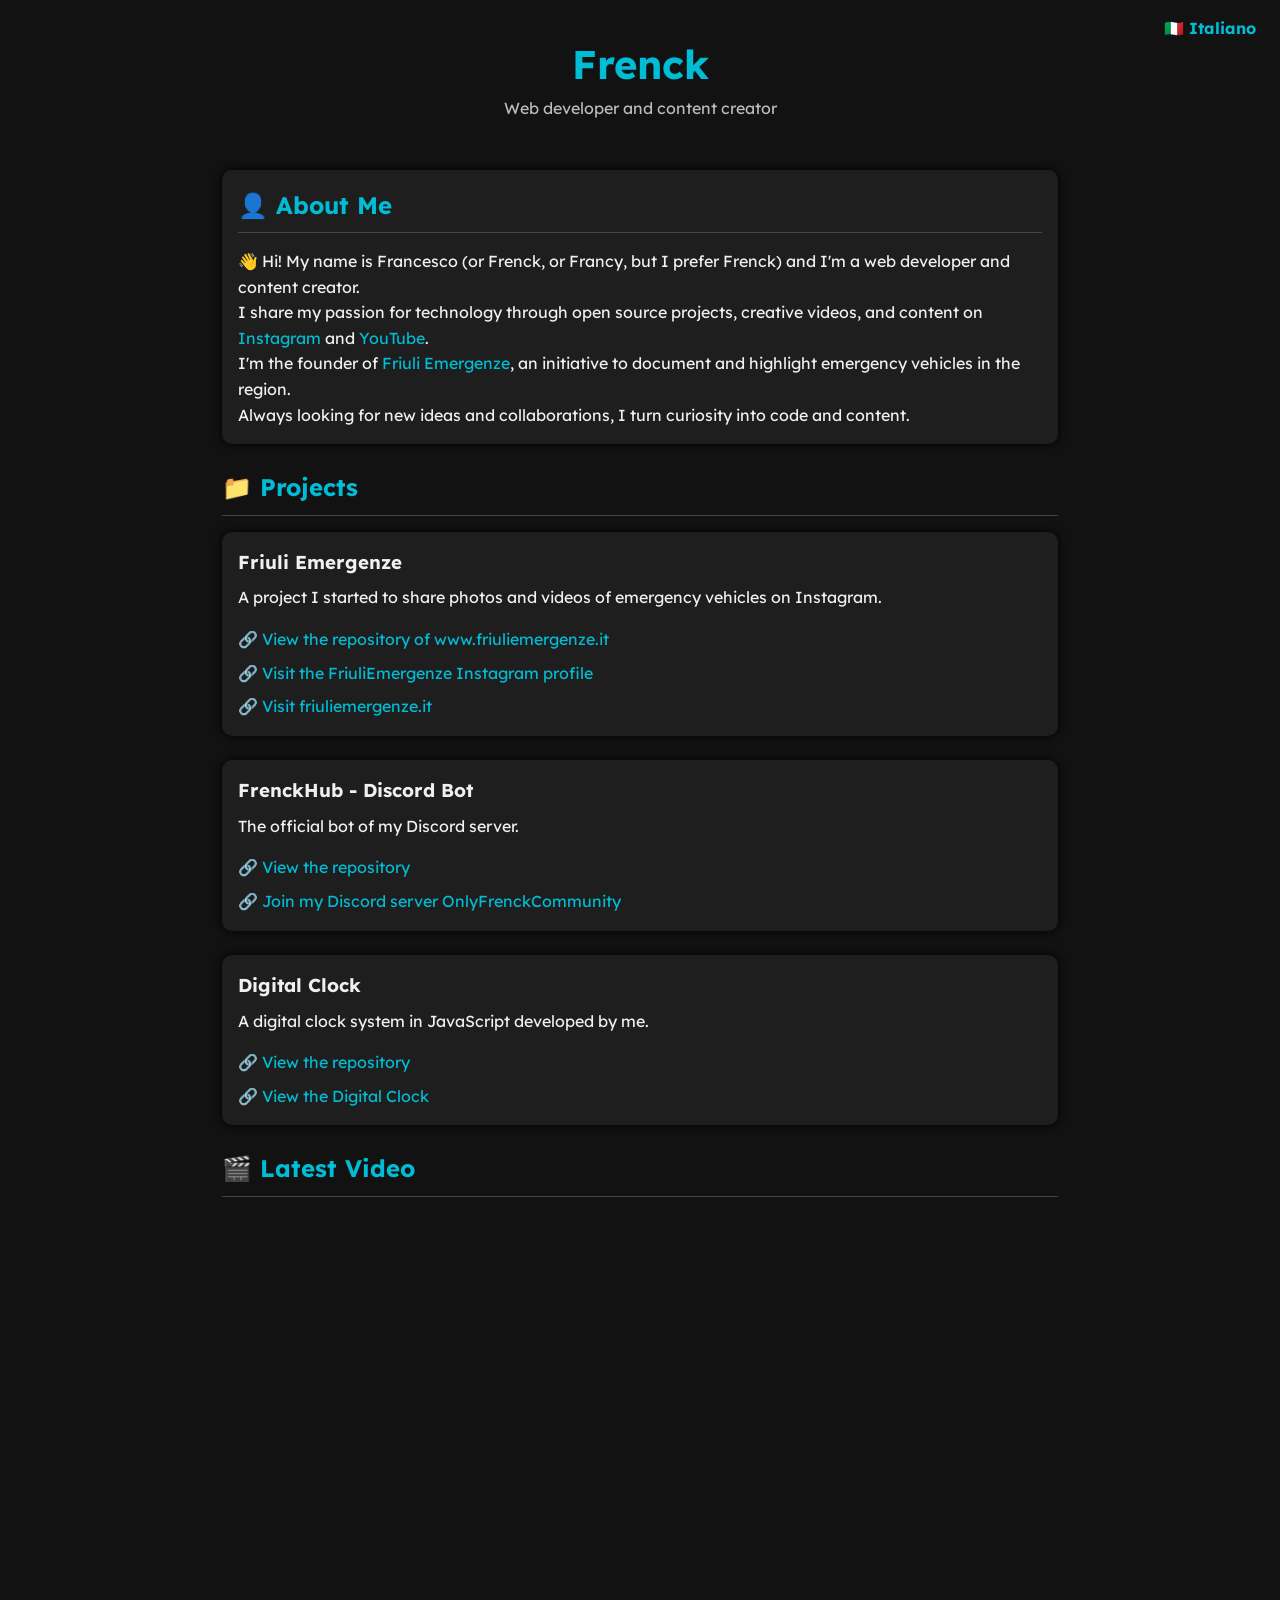
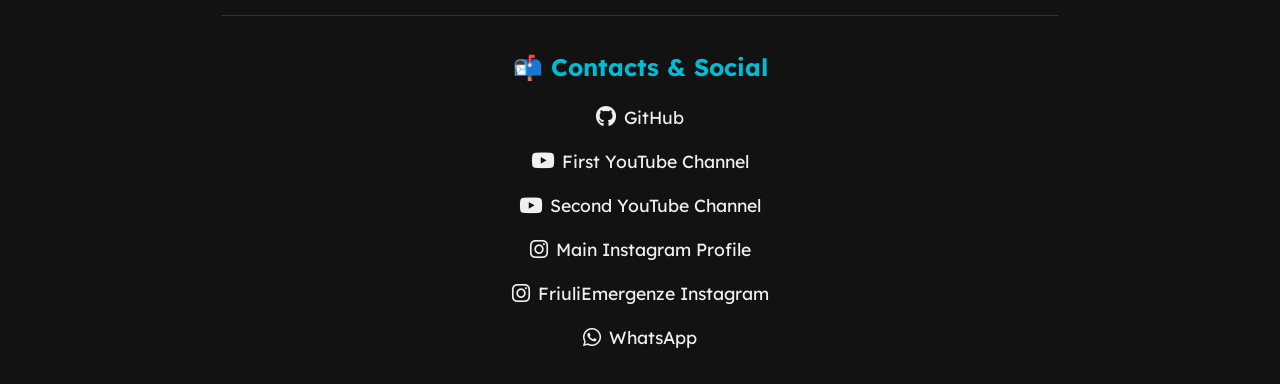
<file: en/index.html>
<!DOCTYPE html>
<html lang="en">
<head>
  <meta charset="UTF-8" />
  <meta name="viewport" content="width=device-width, initial-scale=1.0" />
  <title>Frenck</title>
  <link rel="shortcut icon" href="/logoc.png" type="image/x-icon">
  <link rel="stylesheet" href="/style.css" />
  <link rel="stylesheet" href="https://cdnjs.cloudflare.com/ajax/libs/font-awesome/6.5.0/css/all.min.css" />
  <link rel="stylesheet" href="https://fonts.googleapis.com/css2?family=Lexend&display=swap">
</head>
<body>
  <div class="lang-switcher">
    <a href="/it">🇮🇹 Italiano</a>
  </div>

  <div class="container">
    <header>
      <h1>Frenck</h1>
      <p>Web developer and content creator</p>
    </header>

    <section class="about">
      <h2>👤 About Me</h2>
      <p>👋 Hi! My name is Francesco (or Frenck, or Francy, but I prefer Frenck) and I'm a web developer and content creator.</p>
      <p>I share my passion for technology through open source projects, creative videos, and content on <a href="https://instagram.com/frenck_best">Instagram</a> and <a href="https://youtube.com/@OfficialOnlyFrenck">YouTube</a>.</p>
      <p>I'm the founder of <a href="https://friuliemergenze.it">Friuli Emergenze</a>, an initiative to document and highlight emergency vehicles in the region.</p>
      <p>Always looking for new ideas and collaborations, I turn curiosity into code and content.</p>
    </section>

    <section class="projects">
      <h2>📁 Projects</h2>

      <div class="project" id="friuliemergenze">
        <h3>Friuli Emergenze</h3>
        <p>A project I started to share photos and videos of emergency vehicles on Instagram.</p>
        
        <div class="project-links">
          <a href="https://github.com/FrenckOfficial/friuliemergenze.it" target="_blank">🔗 View the repository of www.friuliemergenze.it</a>
          <a href="https://instagram.com/friuliemergenze" target="_blank">🔗 Visit the FriuliEmergenze Instagram profile</a>
          <a href="https://friuliemergenze.it" target="_blank">🔗 Visit friuliemergenze.it</a>
        </div>
      </div>

      <div class="project">
        <h3>FrenckHub - Discord Bot</h3>
        <p>The official bot of my Discord server.</p>

        <div class="project-links">
          <a href="https://github.com/FrenckOfficial/OnlyFrenckBOT" target="_blank">🔗 View the repository</a>
          <a href="https://dsc.gg/onlyfrenckcommunity" target="_blank">🔗 Join my Discord server OnlyFrenckCommunity</a>
        </div>
      </div>

      <div class="project">
        <h3>Digital Clock</h3>
        <p>A digital clock system in JavaScript developed by me.</p>
        
        <div class="project-links">
          <a href="https://github.com/FrenckOfficial/orologiodigitale" target="_blank">🔗 View the repository</a>
          <a href="https://frenckofficial.github.io/orologiodigitale" target="_blank">🔗 View the Digital Clock</a>
        </div>
      </div>
    </section>

    <section class="video">
      <h2>🎬 Latest Video</h2>
      <iframe width="100%" height="315" src="https://www.youtube.com/embed/8t675raYB14" 
        frameborder="0" allowfullscreen></iframe>
    </section>

    <footer>
      <h2>📬 Contacts & Social</h2>
      <ul class="socials-column">
        <li><a href="https://github.com/FrenckOfficial" target="_blank"><i class="fab fa-github"></i> GitHub</a></li>
        <li><a href="https://youtube.com/@FrenckOfficial" target="_blank"><i class="fab fa-youtube"></i> First YouTube Channel</a></li>
        <li><a href="https://youtube.com/@FrenckFortnite" target="_blank"><i class="fab fa-youtube"></i> Second YouTube Channel</a></li>
        <li><a href="https://instagram.com/frenck_best" target="_blank"><i class="fab fa-instagram"></i> Main Instagram Profile</a></li>
        <li><a href="https://instagram.com/friuliemergenze" target="_blank"><i class="fab fa-instagram"></i> FriuliEmergenze Instagram</a></li>
        <li><a href="https://wa.me/393894757472" target="_blank"><i class="fab fa-whatsapp"></i> WhatsApp</a></li>
      </ul>
    </footer>
  </div>
</body>
</html>
</file>
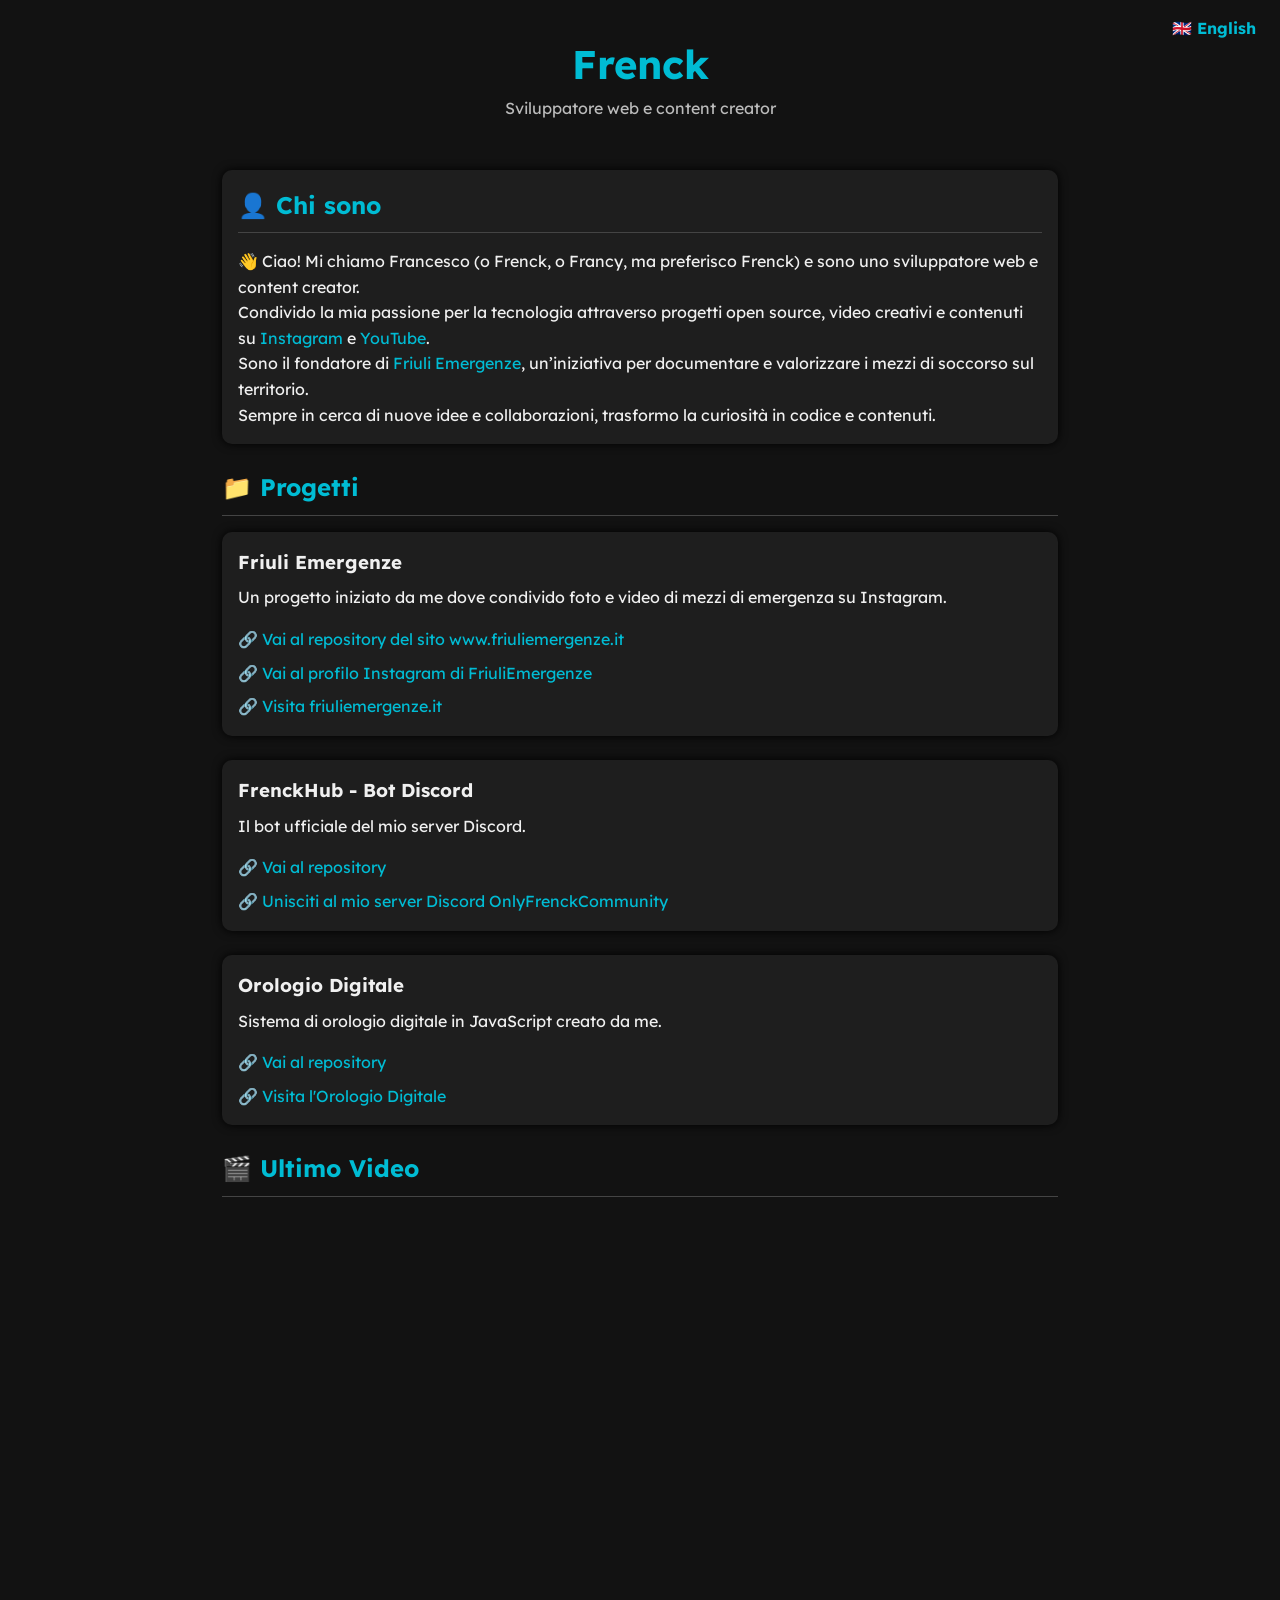
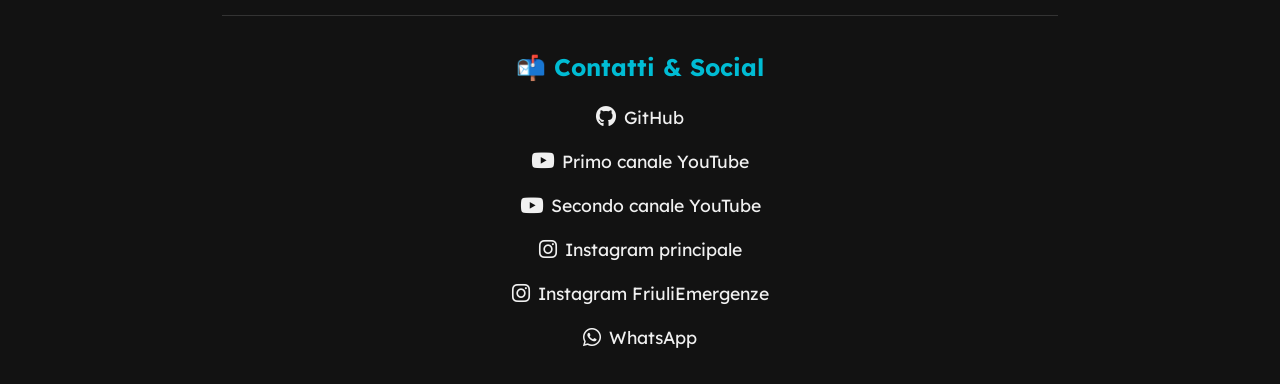
<file: it/index.html>
<!DOCTYPE html>
<html lang="it">
<head>
  <meta charset="UTF-8" />
  <meta name="viewport" content="width=device-width, initial-scale=1.0" />
  <title>Frenck</title>
  <link rel="shortcut icon" href="/logoc.png" type="image/x-icon">
  <link rel="stylesheet" href="/style.css" />
  <link rel="stylesheet" href="https://cdnjs.cloudflare.com/ajax/libs/font-awesome/6.5.0/css/all.min.css" />
  <link rel="stylesheet" href="https://fonts.googleapis.com/css2?family=Lexend&display=swap">
</head>
<body>
  <div class="lang-switcher">
    <a href="/en">🇬🇧 English</a>
  </div>

  <div class="container">
    <header>
      <h1>Frenck</h1>
      <p>Sviluppatore web e content creator</p>
    </header>

    <section class="about">
      <h2>👤 Chi sono</h2>
      <p>👋 Ciao! Mi chiamo Francesco (o Frenck, o Francy, ma preferisco Frenck) e sono uno sviluppatore web e content creator.</p>
      <p>Condivido la mia passione per la tecnologia attraverso progetti open source, video creativi e contenuti su <a href="https://instagram.com/frenck_best">Instagram</a> e <a href="https://youtube.com/@OfficialOnlyFrenck">YouTube</a>.</p>
      <p>Sono il fondatore di <a href="https://friuliemergenze.it">Friuli Emergenze</a>, un’iniziativa per documentare e valorizzare i mezzi di soccorso sul territorio.</p>
      <p>Sempre in cerca di nuove idee e collaborazioni, trasformo la curiosità in codice e contenuti.</p>
    </section>

    <section class="projects">
      <h2>📁 Progetti</h2>

      <div class="project" id="friuliemergenze">
        <h3>Friuli Emergenze</h3>
        <p>Un progetto iniziato da me dove condivido foto e video di mezzi di emergenza su Instagram.</p>
        
        <div class="project-links">
          <a href="https://github.com/FrenckOfficial/friuliemergenze.it" target="_blank">🔗 Vai al repository del sito www.friuliemergenze.it</a>
          <a href="https://instagram.com/friuliemergenze" target="_blank">🔗 Vai al profilo Instagram di FriuliEmergenze</a>
          <a href="https://friuliemergenze.it" target="_blank">🔗 Visita friuliemergenze.it</a>
        </div>
      </div>

      <div class="project">
        <h3>FrenckHub - Bot Discord</h3>
        <p>Il bot ufficiale del mio server Discord.</p>

        <div class="project-links">
          <a href="https://github.com/FrenckOfficial/OnlyFrenckBOT" target="_blank">🔗 Vai al repository</a>
          <a href="https://dsc.gg/onlyfrenckcommunity" target="_blank">🔗 Unisciti al mio server Discord OnlyFrenckCommunity</a>
        </div>
      </div>

      <div class="project">
        <h3>Orologio Digitale</h3>
        <p>Sistema di orologio digitale in JavaScript creato da me.</p>
        
        <div class="project-links">
          <a href="https://github.com/FrenckOfficial/orologiodigitale" target="_blank">🔗 Vai al repository</a>
          <a href="https://frenckofficial.github.io/orologiodigitale" target="_blank">🔗 Visita l'Orologio Digitale</a>
        </div>
      </div>
    </section>

    <section class="video">
      <h2>🎬 Ultimo Video</h2>
      <iframe width="100%" height="315" src="https://www.youtube.com/embed/8t675raYB14" 
        frameborder="0" allowfullscreen></iframe>
    </section>

    <footer>
      <h2>📬 Contatti & Social</h2>
      <ul class="socials-column">
        <li><a href="https://github.com/FrenckOfficial" target="_blank"><i class="fab fa-github"></i> GitHub</a></li>
        <li><a href="https://youtube.com/@FrenckOfficial" target="_blank"><i class="fab fa-youtube"></i> Primo canale YouTube</a></li>
        <li><a href="https://youtube.com/@FrenckFortnite" target="_blank"><i class="fab fa-youtube"></i> Secondo canale YouTube</a></li>
        <li><a href="https://instagram.com/frenck_best" target="_blank"><i class="fab fa-instagram"></i> Instagram principale</a></li>
        <li><a href="https://instagram.com/friuliemergenze" target="_blank"><i class="fab fa-instagram"></i> Instagram FriuliEmergenze</a></li>
        <li><a href="https://wa.me/393894757472" target="_blank"><i class="fab fa-whatsapp"></i> WhatsApp</a></li>
      </ul>
    </footer>
  </div>
</body>
</html>
</file>
<file: style.css>
/* === BASE === */
* {
  box-sizing: border-box;
  margin: 0;
  padding: 0;
}

body {
  background-color: #121212;
  color: #f0f0f0;
  font-family: -apple-system, 'Lexend', sans-serif;
  line-height: 1.6;
  overflow-x: hidden;
}

/* === CONTAINER === */
.container {
  max-width: 900px;
  margin: auto;
  padding: 2rem;
  animation: fadeIn 1s ease-in-out;
}

@keyframes fadeIn {
  0% { opacity: 0; transform: translateY(20px); }
  100% { opacity: 1; transform: translateY(0); }
}

.lang-switcher {
  position: absolute;
  top: 1rem;
  right: 1.5rem;
}

.lang-switcher a {
  color: #00bcd4;
  font-weight: bold;
  text-decoration: none;
  transition: color 0.3s ease;
}

.lang-switcher a:hover {
  color: #ffffff;
}


/* === HEADER === */
header {
  text-align: center;
  margin-bottom: 3rem;
}

header h1 {
  font-size: 2.5rem;
  color: #00bcd4;
}

header p {
  color: #bbbbbb;
}

/* === TITOLI SEZIONE === */
section h2 {
  margin-bottom: 1rem;
  color: #00bcd4;
  border-bottom: 1px solid #444;
  padding-bottom: 0.5rem;
}

/* === PROGETTI === */
.project {
  background: #1e1e1e;
  padding: 1rem;
  margin-bottom: 1.5rem;
  border-radius: 10px;
  box-shadow: 0 0 10px #000;
  transition: transform 0.3s, box-shadow 0.3s;
}

.project:hover {
  transform: translateY(-5px);
  box-shadow: 0 0 15px #00bcd4aa;
}

.project h3 {
  margin-bottom: 0.5rem;
}

.project a {
  color: #00bcd4;
  text-decoration: none;
  transition: color 0.3s;
}

.project a:hover {
  color: #ffffff;
}

.project-links {
  display: flex;
  flex-direction: column;
  gap: 0.5rem;
  margin-top: 1rem;
}

.project-links a {
  color: #00bcd4;
  text-decoration: none;
  transition: color 0.3s;
}

.project-links a:hover {
  color: #ffffff;
}

/* === SOCIAL === */
footer {
  margin-top: 4rem;
  text-align: center;
}

footer h2 {
  margin-bottom: 1rem;
  color: #00bcd4;
}

footer {
  margin-top: 4rem;
  padding-top: 2rem;
  border-top: 1px solid #333;
}

.socials-column {
  list-style: none;
  padding: 0;
  display: flex;
  flex-direction: column;
  align-items: center;
  gap: 1rem;
}

.socials-column li a {
  color: #f0f0f0;
  font-size: 1.1rem;
  text-decoration: none;
  display: flex;
  align-items: center;
  gap: 0.5rem;
  transition: color 0.3s ease;
}

.socials-column li a:hover {
  color: #00bcd4;
}

.socials-column i {
  font-size: 1.3rem;
}

/* === ABOUT === */
.about {
  background: #1e1e1e;
  padding: 1rem;
  margin-bottom: 1.5rem;
  border-radius: 10px;
  box-shadow: 0 0 10px #000;
  transition: transform 0.3s, box-shadow 0.3s;
}

.about a {
  color: #00bcd4;
  text-decoration: none;
  transition: color 0.3s;
}

.about a:hover {
  color: #ffffff;
}

.about:hover {
  transform: translateY(-5px);
  box-shadow: 0 0 15px #00bcd4aa;
}

/* === VIDEO === */
.video iframe {
  border-radius: 8px;
  margin-top: 1rem;
}

/* === RESPONSIVE === */
@media (max-width: 600px) {
  .container {
    padding: 1rem;
  }

  header h1 {
    font-size: 2rem;
  }
}
</file>
